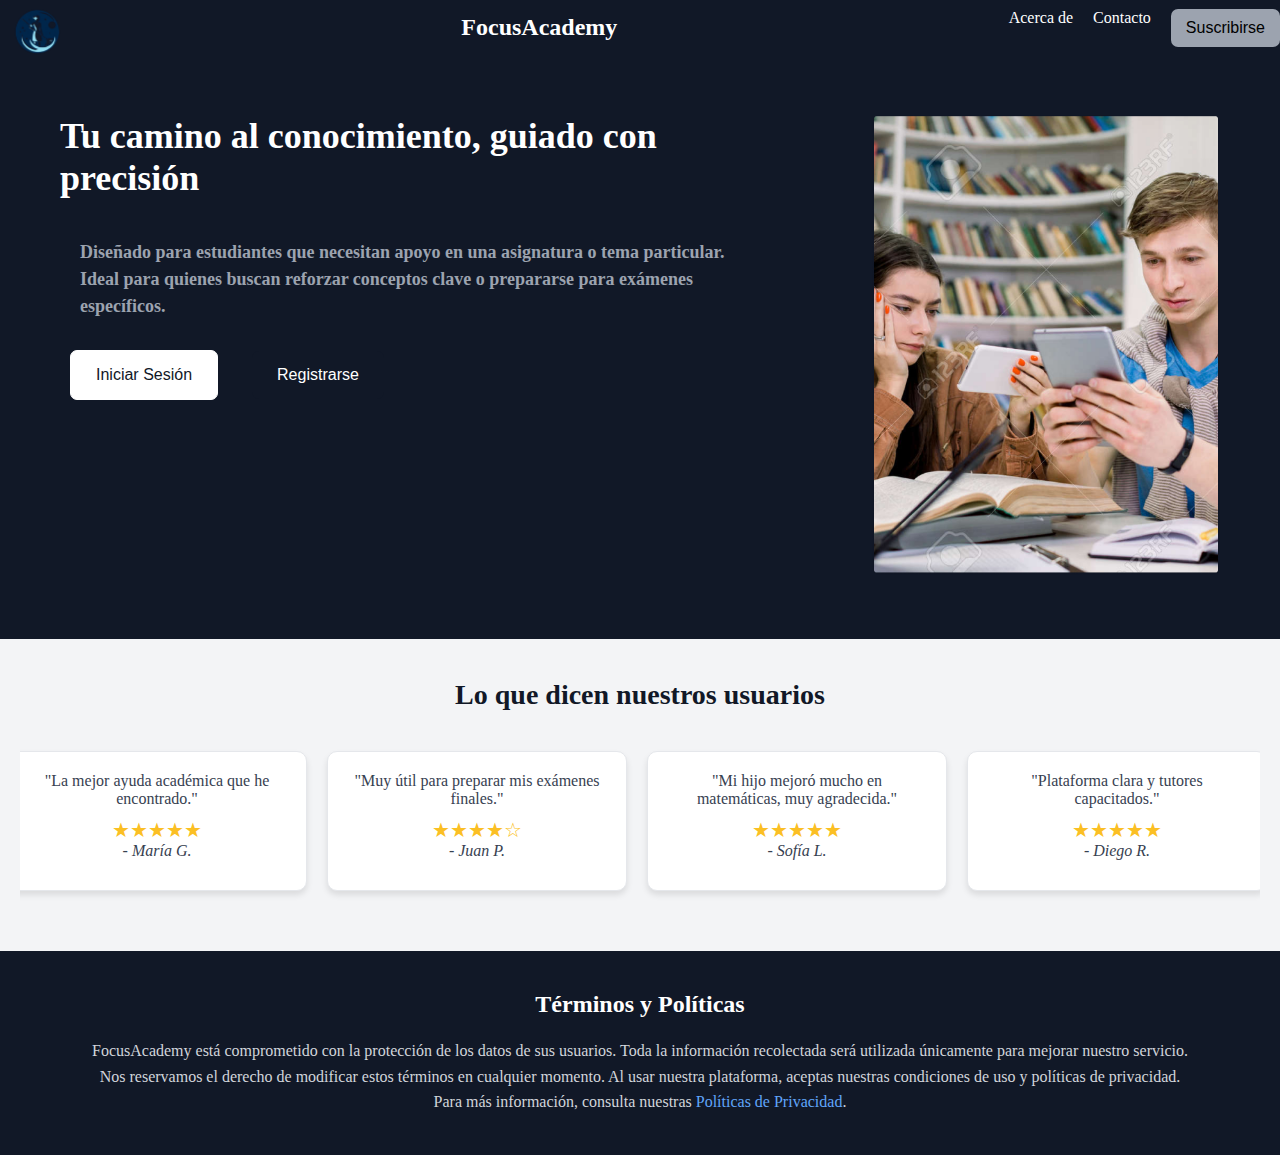
<file: index.html>
<!DOCTYPE html>
<html lang="en">
<head>
    <meta charset="UTF-8">
    <meta name="viewport" content="width=device-width, initial-scale=1.0">
    <link rel="stylesheet" href="style.css">
    <title>Inicio</title>
</head>
<body>
    <div class="encabezado">
        <header>
            <nav>
                <img class="logo" src="WhatsApp_Image_2024-08-21_at_6.02.44_PM-removebg-preview.png" alt="logo" width="70">
                <h2>FocusAcademy</h2>
                <ul>
                    <li><a class="Acerca" href="acerca de/index.html">Acerca de</a></li>
                    <li><a class="contacto" href="contactos/index.html">Contacto</a></li>
                    <li><a href="suscripcion/index.html"><button class="Suscribirse">Suscribirse</button></a></li>
                </ul>
            </nav>
        </header>
    </div>
    <div class="contenido">
        <div class="cuerpo_inicio">
            <div class="texto">
                <h1>Tu camino al conocimiento, guiado con precisión</h1>
                <h3 class="parrafo2">Diseñado para estudiantes que necesitan apoyo en una asignatura o tema particular. Ideal para quienes buscan reforzar conceptos clave o prepararse para exámenes específicos.</h3>
                <a href="iniciar sesion/index.html"><button class="botoninicio">Iniciar Sesión</button></a> 
                <a href="registrarse/index.html"><button class="botonregistro">Registrarse</button></a>
            </div>
            <div class="imagen">
                <img src="185138567-dos-amigos-estudiantes-de-niños-y-niñas-están-estudiando-en-la-biblioteca-los-jóvenes-estudiantes.png" alt="imagen" width="380">
            </div>
        </div>
    </div>

    <!-- Opiniones de usuarios -->
    <div class="opiniones">
        <h2>Lo que dicen nuestros usuarios</h2>
        <div class="carrusel">
            <div class="opinion">
                <p>"La mejor ayuda académica que he encontrado."</p>
                <div class="estrellas">★★★★★</div>
                <p class="usuario">- María G.</p>
            </div>
            <div class="opinion">
                <p>"Muy útil para preparar mis exámenes finales."</p>
                <div class="estrellas">★★★★☆</div>
                <p class="usuario">- Juan P.</p>
            </div>
            <div class="opinion">
                <p>"Mi hijo mejoró mucho en matemáticas, muy agradecida."</p>
                <div class="estrellas">★★★★★</div>
                <p class="usuario">- Sofía L.</p>
            </div>
            <div class="opinion">
                <p>"Plataforma clara y tutores capacitados."</p>
                <div class="estrellas">★★★★★</div>
                <p class="usuario">- Diego R.</p>
            </div>
            <div class="opinion">
                <p>"Servicio eficiente y fácil de usar."</p>
                <div class="estrellas">★★★★☆</div>
                <p class="usuario">- Ana M.</p>
            </div>
            <div class="opinion">
                <p>"Recomiendo esta plataforma a todos mis amigos."</p>
                <div class="estrellas">★★★★★</div>
                <p class="usuario">- Carlos T.</p>
            </div>
            <div class="opinion">
                <p>"El sistema de reservas es muy práctico."</p>
                <div class="estrellas">★★★★★</div>
                <p class="usuario">- Fernanda L.</p>
            </div>
            <div class="opinion">
                <p>"Nunca había encontrado un servicio tan completo."</p>
                <div class="estrellas">★★★★☆</div>
                <p class="usuario">- Pedro S.</p>
            </div>
            <div class="opinion">
                <p>"Los tutores son amables y muy profesionales."</p>
                <div class="estrellas">★★★★★</div>
                <p class="usuario">- Luisa D.</p>
            </div>
        </div>
    </div>

    <!-- Términos y Políticas -->
    <div class="terminos">
        <h2>Términos y Políticas</h2>
        <p>FocusAcademy está comprometido con la protección de los datos de sus usuarios. Toda la información recolectada será utilizada únicamente para mejorar nuestro servicio.</p>
        <p>Nos reservamos el derecho de modificar estos términos en cualquier momento. Al usar nuestra plataforma, aceptas nuestras condiciones de uso y políticas de privacidad.</p>
        <p>Para más información, consulta nuestras <a href="#politicas">Políticas de Privacidad</a>.</p>
    </div>

    <!-- Script -->
    <script src="script.js"></script>
</body>
</html>
</file>
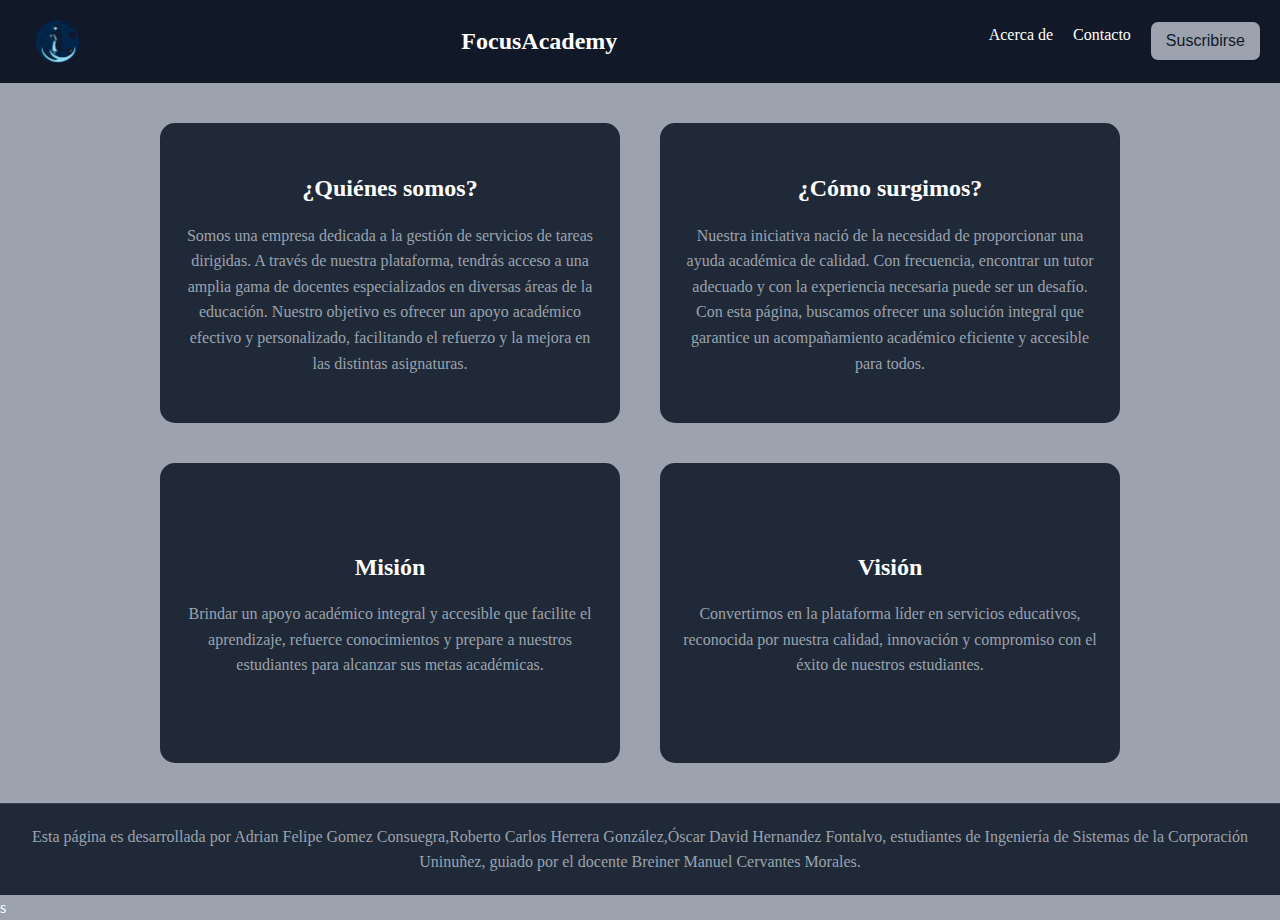
<file: acerca de/index.html>
<!DOCTYPE html>
<html lang="en">
<head>
    <meta charset="UTF-8">
    <meta name="viewport" content="width=device-width, initial-scale=1.0">
    <link rel="stylesheet" href="style.css">
    <title>Acerca de</title>
</head>
<body>
    <div class="encabezado">
        <header>
            <nav>
                <a href="../index.html">
                    <img class="logo" src="WhatsApp_Image_2024-08-21_at_6.02.44_PM-removebg-preview.png" alt="logo" width="70px">
                </a>
                <h2>FocusAcademy</h2>
                <ul>
                    <li><a class="Acerca" href="../acerca de/index.html">Acerca de</a></li>
                    <li><a class="contacto" href="../contactos/index.html">Contacto</a></li>
                    <li><a href="../suscripcion/index.html"><button class="Suscribirse">Suscribirse</button></a></li>
                </ul>
            </nav>
        </header>
    </div>
    
    <div class="cuerpo_acerca">
        <!-- ¿Quiénes somos? -->
        <div class="card">
            <h2>¿Quiénes somos?</h2>
            <p>Somos una empresa dedicada a la gestión de servicios de tareas dirigidas. A través de nuestra plataforma, tendrás acceso a una amplia gama de docentes especializados en diversas áreas de la educación. Nuestro objetivo es ofrecer un apoyo académico efectivo y personalizado, facilitando el refuerzo y la mejora en las distintas asignaturas.</p>
        </div>

        <!-- ¿Cómo surgimos? -->
        <div class="card">
            <h2>¿Cómo surgimos?</h2>
            <p>Nuestra iniciativa nació de la necesidad de proporcionar una ayuda académica de calidad. Con frecuencia, encontrar un tutor adecuado y con la experiencia necesaria puede ser un desafío. Con esta página, buscamos ofrecer una solución integral que garantice un acompañamiento académico eficiente y accesible para todos.</p>
        </div>

        <!-- Misión -->
        <div class="card">
            <h2>Misión</h2>
            <p>Brindar un apoyo académico integral y accesible que facilite el aprendizaje, refuerce conocimientos y prepare a nuestros estudiantes para alcanzar sus metas académicas.</p>
        </div>

        <!-- Visión -->
        <div class="card">
            <h2>Visión</h2>
            <p>Convertirnos en la plataforma líder en servicios educativos, reconocida por nuestra calidad, innovación y compromiso con el éxito de nuestros estudiantes.</p>
        </div>
    </div>
    
    <div class="creditos">
        <p>Esta página es desarrollada por Adrian Felipe Gomez Consuegra,Roberto Carlos Herrera González,Óscar David Hernandez Fontalvo, estudiantes de Ingeniería de Sistemas de la Corporación Uninuñez, guiado por el docente Breiner Manuel Cervantes Morales.</p>
    </div>
</body>
</html>


s
</file>
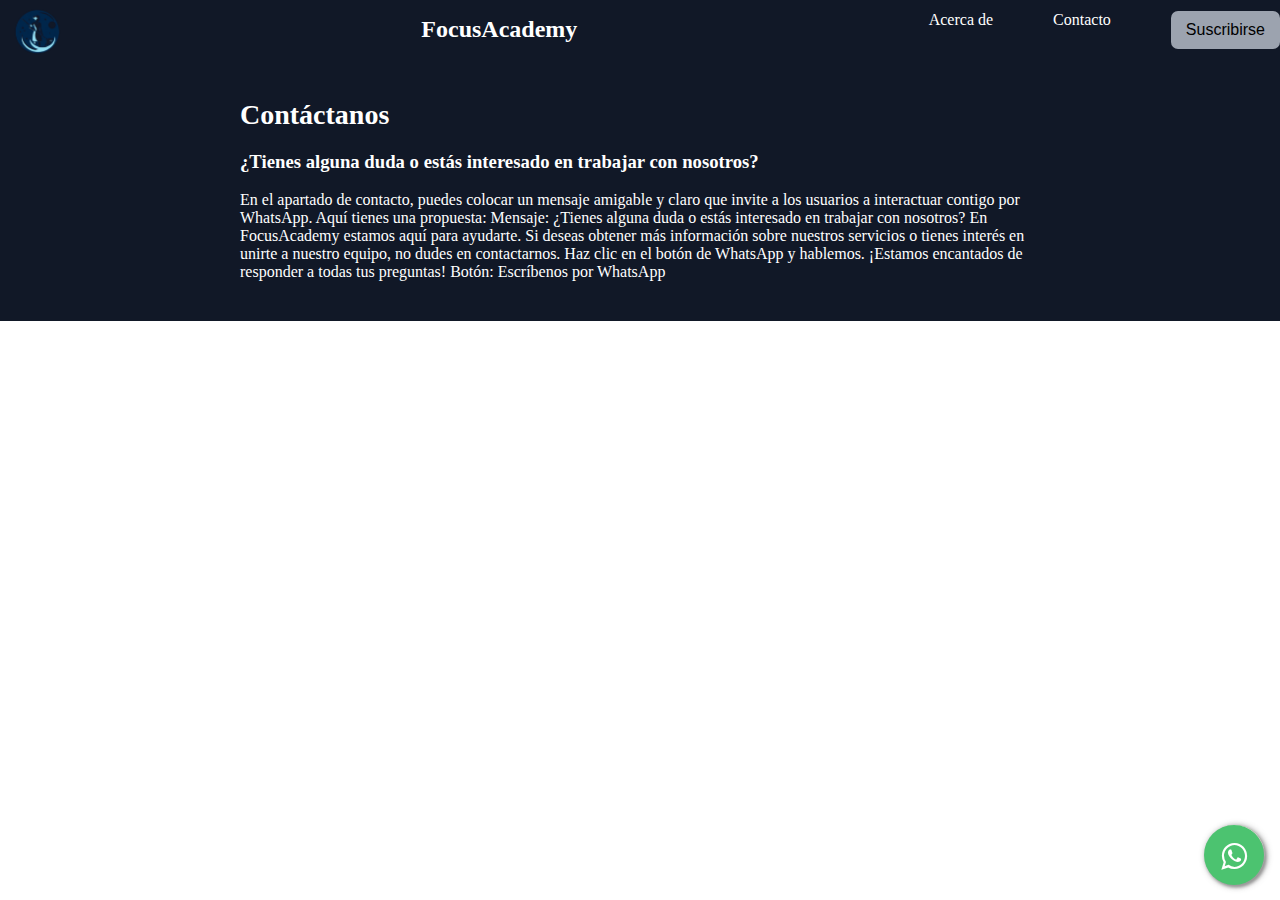
<file: contactos/index.html>
<!DOCTYPE html>
<html lang="en">
<head>
    <meta charset="UTF-8">
    <meta name="viewport" content="width=device-width, initial-scale=1.0">
    <link rel="stylesheet" href="style.css">
    <title>Contactos</title>
</head>
<body>
    <div class="encabezado">
        <header>
            <nav>
                <a href="../index.html">
                    <img class="logo" src="WhatsApp_Image_2024-08-21_at_6.02.44_PM-removebg-preview.png" alt="logo" width="70px">
                </a>
                <h2>FocusAcademy</h2>
                <ul>
                    <li><a class="Acerca" href="../index.html">Acerca de</a></li>
                    <li><a class="contacto" href="../contactos/index.html">Contacto</a></li>
                    <li><a href="../suscripcion/index.html"><button class="Suscribirse">Suscribirse</button></a></li>
                </ul>
            </nav>
        </header>
    <section class="contacto">
        <div class="contacto-contenido">
            <h2>Contáctanos</h2>
            <h3>
                ¿Tienes alguna duda o estás interesado en trabajar con nosotros?</h3>
                <br>
            <p>
                En el apartado de contacto, puedes colocar un mensaje amigable y claro que invite a los usuarios a interactuar contigo por WhatsApp. Aquí tienes una propuesta:
                
                Mensaje:
                ¿Tienes alguna duda o estás interesado en trabajar con nosotros?
                En FocusAcademy estamos aquí para ayudarte. Si deseas obtener más información sobre nuestros servicios o tienes interés en unirte a nuestro equipo, no dudes en contactarnos.
                
                Haz clic en el botón de WhatsApp y hablemos. ¡Estamos encantados de responder a todas tus preguntas!
                
                Botón: Escríbenos por WhatsApp</p>
           
        </div>
    </section>
    <link rel="stylesheet" href="whats.css">
<link rel="stylesheet" href="https://maxcdn.bootstrapcdn.com/font-awesome/4.5.0/css/font-awesome.min.css">


 <link rel="stylesheet" href="whats2.css">
<div class="nav-bottom">
           <link href="https://fonts.googleapis.com/icon?family=Material+Icons"
      rel="stylesheet">
            <div class="popup-whatsapp fadeIn">
                <div class="content-whatsapp -top"><button type="button" class="closePopup">
                      <i class="material-icons icon-font-color">close</i>
                    </button> 
                  
                   <p>  <img src="secretary.png" width="50">  Hola, ¿en que podemos ayudarle? </p>
                   
                </div>
                <div class="content-whatsapp -bottom">
                  <input class="whats-input" id="whats-in" type="text" Placeholder="Enviar mensaje..." />
                   
                   
                  
          
                    <button class="send-msPopup" id="send-btn" type="button">
                        <i class="material-icons icon-font-color--black">send</i>
                    </button>

                </div>
            </div>
            <button type="button" id="whats-openPopup" class="whatsapp-button">
                <div class="float" >
  <i class="fa fa-whatsapp my-float"></i></div>
            </button>
            <div class="circle-anime"></div>
        </div>
        <script  src="script2.js"></script>
        
        
    
</body>
</html>
</file>
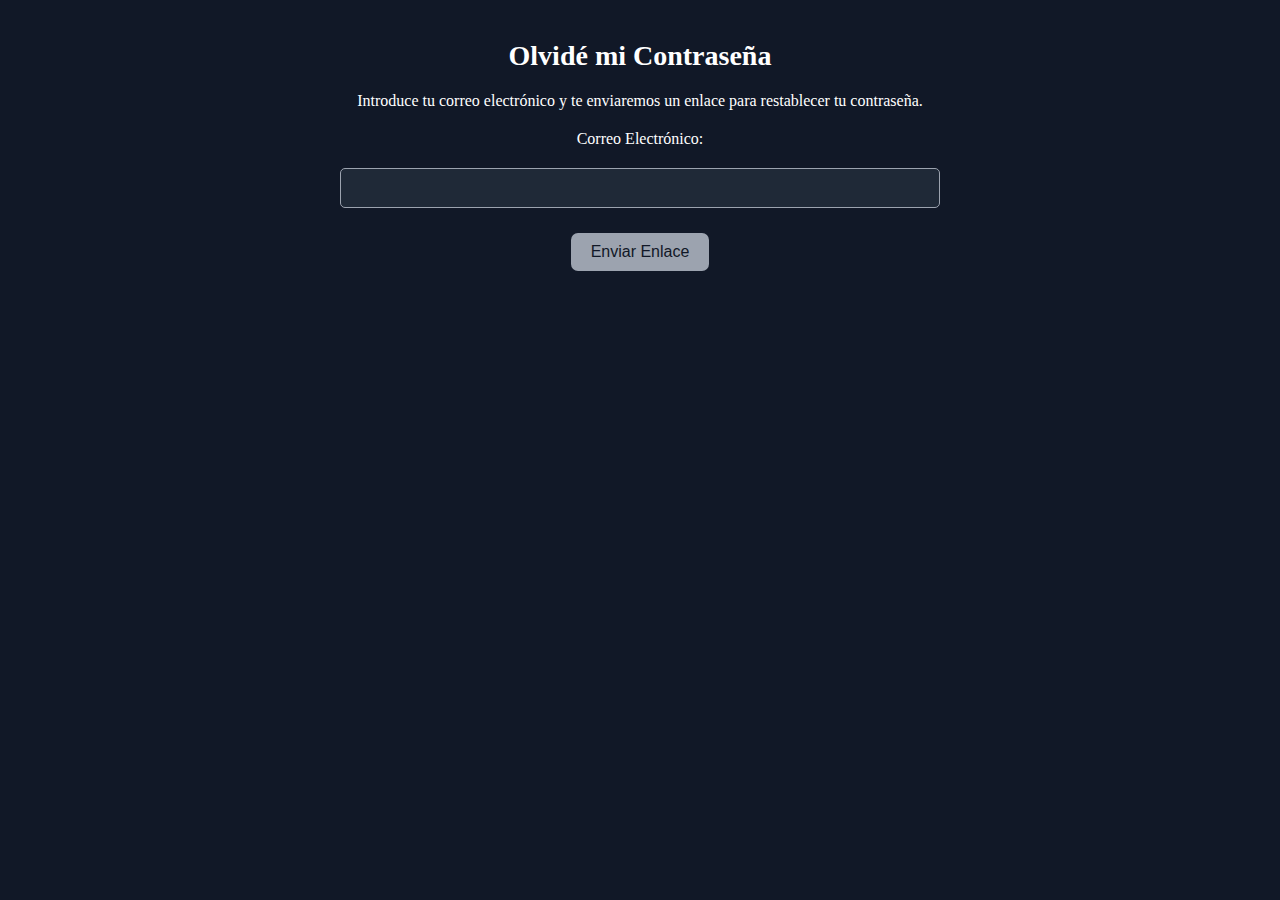
<file: olvide la contraseña/index.html>
<!DOCTYPE html>
<html lang="en">
<head>
    <meta charset="UTF-8">
    <meta name="viewport" content="width=device-width, initial-scale=1.0">
    <link rel="stylesheet" href="style.css">
    <title>Olvidé la Contraseña</title>
</head>
<body>
    <section class="olvidar-contrasena">
        <div class="olvidar-contrasena-contenido">
            <h2>Olvidé mi Contraseña</h2>
            <p>Introduce tu correo electrónico y te enviaremos un enlace para restablecer tu contraseña.</p>
            <form id="passwordForm">
                <label for="email">Correo Electrónico:</label>
                <input type="email" id="email" name="email" required>
                <button type="submit" class="btn-enviar">Enviar Enlace</button>
            </form>
            <div id="successMessage" class="success-message">
                <div class="icon">&#10004;</div>
                <p>Correo enviado. Por favor, revisa tu bandeja de entrada.</p>
            </div>
        </div>
    </section>
    <script>
        const form = document.getElementById("passwordForm");
        const successMessage = document.getElementById("successMessage");

        form.addEventListener("submit", function(event) {
            event.preventDefault(); // Evita el envío real del formulario
            successMessage.style.display = "flex"; // Muestra el mensaje
            setTimeout(() => {
                successMessage.style.opacity = "1"; // Inicia la animación
                successMessage.style.transform = "scale(1)";
            }, 100); // Retraso breve para activar la animación
        });
    </script>
</body>
</html>
</file>
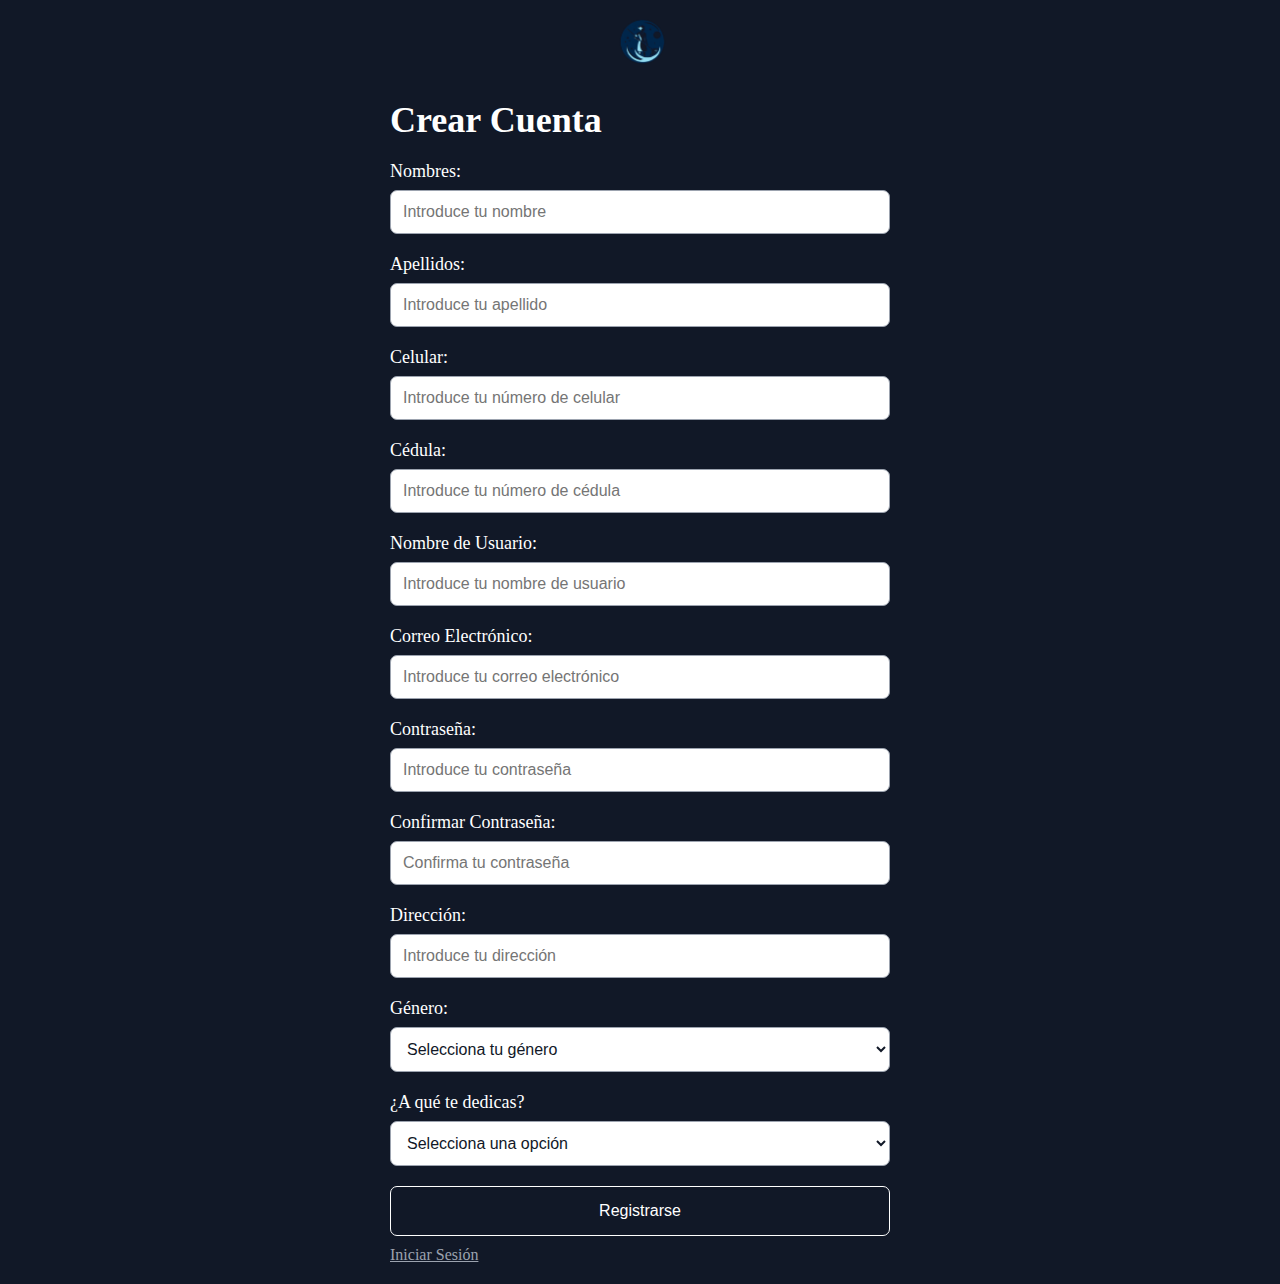
<file: registrarse/index.html>
<!DOCTYPE html>
<html lang="en">
<head>
    <meta charset="UTF-8">
    <meta name="viewport" content="width=device-width, initial-scale=1.0">
    <link rel="stylesheet" href="style.css">
    <title>Registro</title>
</head>
<body>
    <header class="encabezado">
        <a href="../index.html">
            <img class="logo" src="WhatsApp_Image_2024-08-21_at_6.02.44_PM-removebg-preview.png" alt="logo" width="70px">
        </a>
    </header>
    <div class="cuerpo_registro">
        <div class="formulario">
            <h1>Crear Cuenta</h1>
            <form id="registroForm">
                <label for="first-name">Nombres:</label>
                <input type="text" id="first-name" name="first-name" placeholder="Introduce tu nombre" required>

                <label for="last-name">Apellidos:</label>
                <input type="text" id="last-name" name="last-name" placeholder="Introduce tu apellido" required>

                <label for="phone">Celular:</label>
                <input type="tel" id="phone" name="phone" placeholder="Introduce tu número de celular" required>

                <label for="id-number">Cédula:</label>
                <input type="text" id="id-number" name="id-number" placeholder="Introduce tu número de cédula" required>

                <label for="username">Nombre de Usuario:</label>
                <input type="text" id="username" name="username" placeholder="Introduce tu nombre de usuario" required>

                <label for="email">Correo Electrónico:</label>
                <input type="email" id="email" name="email" placeholder="Introduce tu correo electrónico" required>

                <label for="password">Contraseña:</label>
                <input type="password" id="password" name="password" placeholder="Introduce tu contraseña" required>

                <label for="confirm-password">Confirmar Contraseña:</label>
                <input type="password" id="confirm-password" name="confirm-password" placeholder="Confirma tu contraseña" required>

                <label for="direccion">Dirección:</label>
                <input type="text" id="direccion" name="direccion" placeholder="Introduce tu dirección" required>

                <label for="gender">Género:</label>
                <select id="gender" name="gender" required>
                    <option value="" disabled selected>Selecciona tu género</option>
                    <option value="male">Masculino</option>
                    <option value="female">Femenino</option>
                    <option value="other">Otro</option>
                </select>

                <label for="occupation">¿A qué te dedicas?</label>
                <select id="occupation" name="occupation" required>
                    <option value="" disabled selected>Selecciona una opción</option>
                    <option value="preschool">Estudiante Preescolar</option>
                    <option value="basic">Estudiante Básica</option>
                    <option value="highschool">Estudiante Bachillerato</option>
                    <option value="university">Estudiante Universitario</option>
                    <option value="teacher">Docente</option>
                    <option value="other">Otro</option>
                </select>

                <button type="submit" class="botonregistro">Registrarse</button>
                <a href="../iniciar sesion/index.html" class="iniciar-sesion">Iniciar Sesión</a>
            </form>
        </div>

        <div id="successMessage" class="mensaje-exito">
            <div class="icon">&#10004;</div>
            <p>Registro completado. Ahora puedes iniciar sesión.</p>
        </div>
    </div>

    <script>
        const form = document.getElementById("registroForm");
        const successMessage = document.getElementById("successMessage");

        form.addEventListener("submit", function (event) {
            event.preventDefault(); // Evita el envío real del formulario

            // Muestra el mensaje de éxito
            successMessage.style.display = "flex";
            setTimeout(() => {
                successMessage.style.opacity = "1";
                successMessage.style.transform = "scale(1)";
            }, 100);
        });
    </script>
</body>
</html>
</file>
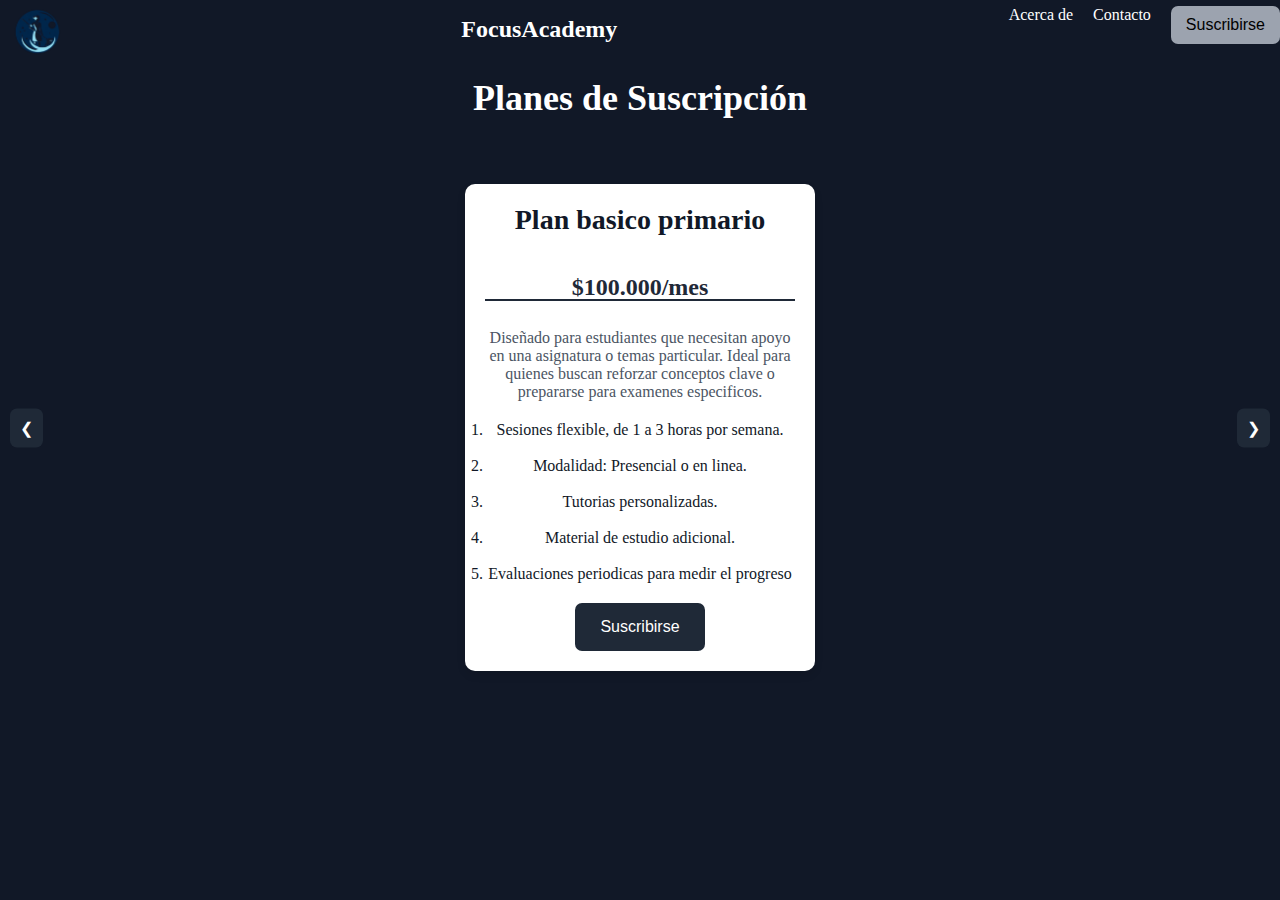
<file: suscripcion/index.html>
<!DOCTYPE html>
<html lang="en">
<head>
    <meta charset="UTF-8">
    <meta name="viewport" content="width=device-width, initial-scale=1.0">
    <link rel="stylesheet" href="style.css">
    <title>Suscripción</title>
</head>
<body>
    <div class="encabezado">
        <header>
            <nav>
                <a href="../index.html">
                    <img class="logo" src="WhatsApp_Image_2024-08-21_at_6.02.44_PM-removebg-preview.png" alt="logo" width="70px">
                </a>
                
                <h2>FocusAcademy</h2>
                <ul>
                    <li><a class="Acerca" href="../acerca de/index.html">Acerca de</a></li>
                    <li><a class="contacto" href="../contactos/index.html">Contacto</a></li>
                    <li><a href="../suscripcion/index.html"><button class="Suscribirse">Suscribirse</button></a></li>
                </ul>
            </nav>
            <br>
        </header>
    </div>
    <div class="cuerpo_suscripcion">
        <h1>Planes de Suscripción</h1>
        <div class="carousel">
            <div class="carousel-inner">
                <div class="carousel-item active">
                    <div class="plan-card">
                        <h2>Plan basico primario</h2>
                        <br>
                        <p class="valor">$100.000/mes</p>
                        <br>
                        <p class="especificaciones">Diseñado para estudiantes que necesitan apoyo en una asignatura o temas particular. Ideal para quienes buscan reforzar conceptos clave o prepararse para examenes especificos.</p>
                        <ol class="ventajas">
                            <li>Sesiones flexible, de 1 a 3 horas por semana.</li>
                            <br>
                            <li>Modalidad: Presencial o en linea.</li>
                            <br>
                            <li>Tutorias personalizadas.</li>
                            <br>
                            <li>Material de estudio adicional.</li>
                            <br>
                            <li>Evaluaciones periodicas para medir el progreso </li>
                            <br>
                        </ol>
                        <a href="../../metodos de pago/index.html"><button class="boton-suscribir">Suscribirse</button></a>
                    </div>
                </div>
                <div class="carousel-item">
                    <div class="plan-card">
                        <h2>Plan basico secundaria</h2>
                        <br>
                        <p class="valor">$200.000/mes</p>
                        <br>
                        <p class="especificaciones">Diseñado para estudiantes que necesitan apoyo en una asignatura o temas particular. Ideal para quienes buscan reforzar conceptos clave o prepararse para examenes especificos.</p>

                        <ol class="ventajas">
                            <li>Sesiones flexible, de 1 a 3 horas por semana.</li>
                            <br>
                            <li>Modalidad: Presencial o en linea.</li>
                            <br>
                            <li>Tutorias personalizadas.</li>
                            <br>
                            <li>Material de estudio adicional.</li>
                            <br>
                            <li>Evaluaciones periodicas para medir el progreso </li>
                            <br>
                        </ol>
                        <a href="../../metodos de pago/index.html"><button class="boton-suscribir">Suscribirse</button></a>
                    </div>
                </div>
                <div class="carousel-item">
                    <div class="plan-card">
                        <h2>Plan basico Universitario</h2>
                        <br>
                        <p class="valor">$150.000/mes</p>
                        <br>
                        <p class="especificaciones">Diseñado para estudiantes que necesitan apoyo en una asignatura o temas particular. Ideal para quienes buscan reforzar conceptos clave o prepararse para examenes especificos.</p>

                        <ol class="ventajas">
                            <li>Sesiones flexible, de 1 a 3 horas por semana.</li>
                            <br>
                            <li>Modalidad: Presencial o en linea.</li>
                            <br>
                            <li>Tutorias personalizadas.</li>
                            <br>
                            <li>Material de estudio adicional.</li>
                            <br>
                            <li>Evaluaciones periodicas para medir el progreso </li>
                            <br>
                        </ol>
                        <a href="../../metodos de pago/index.html"><button class="boton-suscribir">Suscribirse</button></a>
                    </div>
                </div>
                <div class="carousel-item">
                    <div class="plan-card">
                        <h2>Plan Intesivo Universitario</h2>
                        <br>
                        <p class="valor">$250.000/mes</p>
                        <br>
                        <p class="especificaciones">Enfocado en estudiantes que necesitan una preparacion rapida y eficaz antes de examenes o presentaciones importantes.Perfecto para situaciones de ultima hora o reapso profundo.</p>

                        <ol class="ventajas">
                            <li>Sesiones diarias de 2 a 4 horas .</li>
                            <br>
                            <li>Modalidad: Presencial o en linea.</li>
                            <br>
                            <li>Tutorias personalizadas.</li>
                            <br>
                            <li>Plan de estudio Intesivo.</li>
                            <br>
                            <li>Reponder dudas freceuntes al telefono.</li>
                            <br>
                        </ol>
                        <a href="../../metodos de pago/index.html"><button class="boton-suscribir">Suscribirse</button></a>
                    </div>
                </div>
                <div class="carousel-item">
                    <div class="plan-card">
                        <h2>Plan Intesivo Escolar Secundaria</h2>
                        <br>
                        <p class="valor">$180.000/mes</p>
                        <br>
                        <p class="especificaciones">Enfocado en estudiantes que necesitan una preparacion rapida y eficaz antes de examenes o presentaciones importantes.Perfecto para situaciones de ultima hora o reapso profundo.</p>

                        <ol class="ventajas">
                            <li>Sesiones diarias de 2 a 4 horas .</li>
                            <br>
                            <li>Modalidad: Presencial o en linea.</li>
                            <br>
                            <li>Tutorias personalizadas.</li>
                            <br>
                            <li>Plan de estudio Intesivo.</li>
                            <br>
                            <li>Reponder dudas freceuntes al telefono.</li>
                            <br>
                        </ol>
                        <a href="../../metodos de pago/index.html"><button class="boton-suscribir">Suscribirse</button></a>
                    </div>
                </div>
                <div class="carousel-item">
                    <div class="plan-card">
                        <h2>Plan Intesivo Escolar Primaria</h2>
                        <br>
                        <p class="valor">$180.000/mes</p>
                        <br>
                        <p class="especificaciones">Enfocado en estudiantes que necesitan una preparacion rapida y eficaz antes de examenes o presentaciones importantes.Perfecto para situaciones de ultima hora o reapso profundo.</p>

                        <ol class="ventajas">
                            <li>Sesiones diarias de 2 a 4 horas .</li>
                            <br>
                            <li>Modalidad: Presencial o en linea.</li>
                            <br>
                            <li>Tutorias personalizadas.</li>
                            <br>
                            <li>Plan de estudio Intesivo.</li>
                            <br>
                            <li>Reponder dudas freceuntes al telefono.</li>
                            <br>
                        </ol>
                        <a href="../../metodos de pago/index.html"><button class="boton-suscribir">Suscribirse</button></a>
                    </div>
                </div>

                <div class="carousel-item">
                    <div class="plan-card">
                        <h2>Plan de asignatura especifica</h2>
                        <br>
                        <p class="valor">$300.000/mes</p>
                        <br>
                        <p class="especificaciones">Orientado a estudiantes que requieren apoyo constante en una materia a lo largo del semestre, corte o periodo deseado. Asegura un seguimiento continuo y mejora sostenible.</p>

                        <ol class="ventajas">
                            <li>Sesiones semanlaes  de 2 a 5 horas.</li>
                            <br>
                            <li>Modalidad: Presencial o en linea.</li>
                            <br>
                            <li>Asesoramiento continuo en tareas y proyectos.</li>
                            <br>
                            <li>Clases personalizadas en cada materia.</li>
                            <br>
                            <li>Evaluaciones mensuales para hacer ajustes al plan .</li>
                            <br>
                        </ol>
                        <a href="../../metodos de pago/index.html"><button class="boton-suscribir">Suscribirse</button></a>
                    </div>
                </div>
            </div>
            <button class="carousel-control prev">❮</button>
            <button class="carousel-control next">❯</button>
        </div>
    </div>
    <script src="script.js"></script>
</body>
</html>
</file>
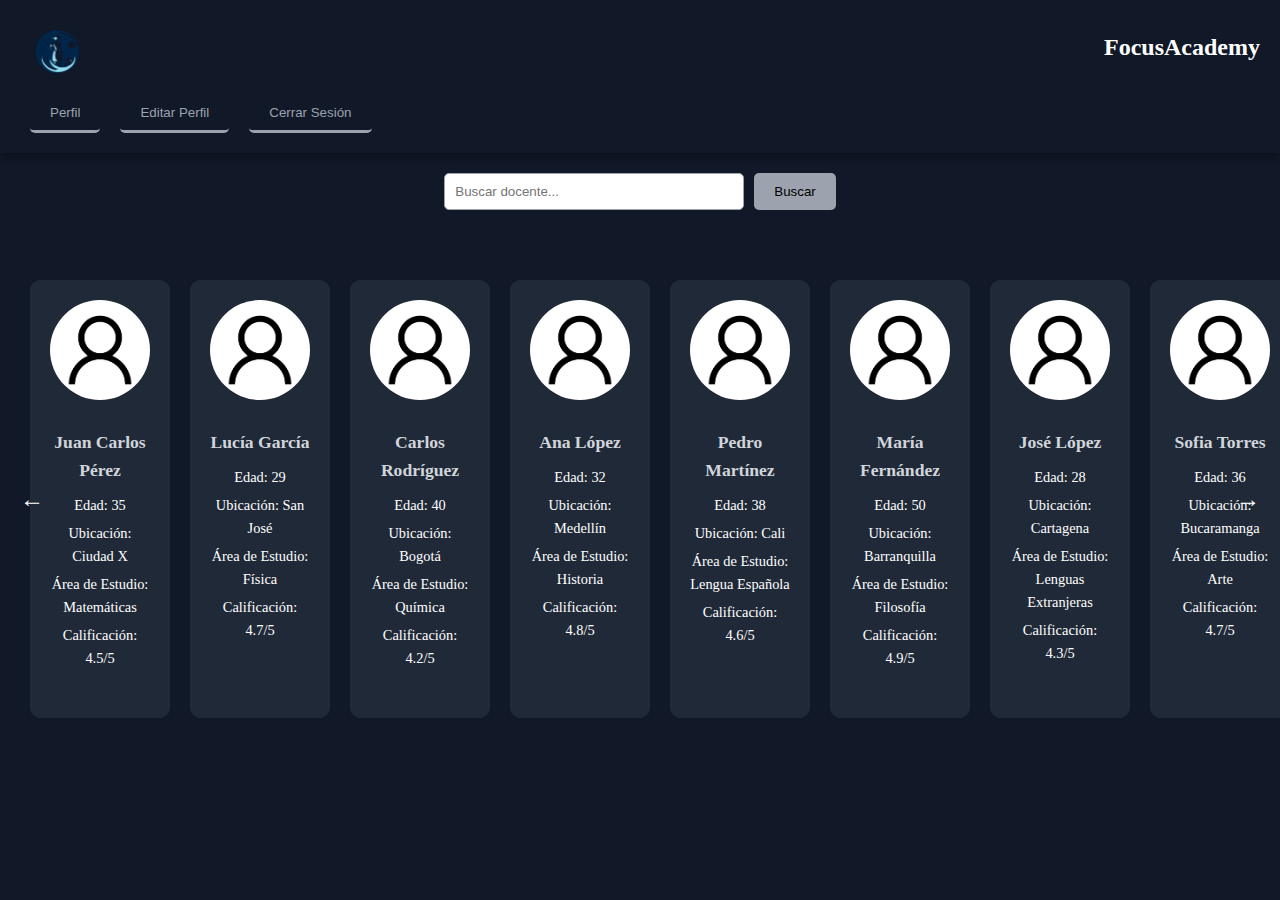
<file: parcial_diseñoSfoware/intefax/index.html>
<!DOCTYPE html>
<html lang="en">
<head>
    <meta charset="UTF-8">
    <meta name="viewport" content="width=device-width, initial-scale=1.0">
    <link rel="stylesheet" href="style.css">
    <title>Inicio - Profesores Disponibles</title>
</head>
<body>
    <div class="encabezado">
        <header>
            <nav>
                <img class="logo" src="WhatsApp_Image_2024-08-21_at_6.02.44_PM-removebg-preview.png" alt="logo" width="70">
                <h2>FocusAcademy</h2>
            </nav>
            <div class="user-options">
                <a href="perfil/index.html"><button class="perfil">Perfil</button></a>
                <a href="editar perfil/index.html"><button class="editar-perfil">Editar Perfil</button></a>
                <a href="cerrar/index.html"><button class="cerrar-sesion">Cerrar Sesión</button></a>
            </div>
        </header>
    </div>

    <div class="buscador">
        <input type="text" placeholder="Buscar docente..." id="search-bar">
        <button class="search-button">Buscar</button>
    </div>

    <!-- Carrusel de tutores -->
    <div class="tutores-carousel">
        <div class="carousel-container">
            <!-- Agregar los 10 tutores con nombres -->
            <div class="tutor-card">
                <img src="rostro.png" alt="Foto Tutor">
                <h3>Juan Carlos Pérez</h3>
                <p>Edad: 35</p>
                <p>Ubicación: Ciudad X</p>
                <p>Área de Estudio: Matemáticas</p>
                <p>Calificación: 4.5/5</p>
            </div>
            <div class="tutor-card">
                <img src="rostro.png" alt="Foto Tutor">
                <h3>Lucía García</h3>
                <p>Edad: 29</p>
                <p>Ubicación: San José</p>
                <p>Área de Estudio: Física</p>
                <p>Calificación: 4.7/5</p>
            </div>
            <div class="tutor-card">
                <img src="rostro.png" alt="Foto Tutor">
                <h3>Carlos Rodríguez</h3>
                <p>Edad: 40</p>
                <p>Ubicación: Bogotá</p>
                <p>Área de Estudio: Química</p>
                <p>Calificación: 4.2/5</p>
            </div>
            <div class="tutor-card">
                <img src="rostro.png" alt="Foto Tutor">
                <h3>Ana López</h3>
                <p>Edad: 32</p>
                <p>Ubicación: Medellín</p>
                <p>Área de Estudio: Historia</p>
                <p>Calificación: 4.8/5</p>
            </div>
            <div class="tutor-card">
                <img src="rostro.png" alt="Foto Tutor">
                <h3>Pedro Martínez</h3>
                <p>Edad: 38</p>
                <p>Ubicación: Cali</p>
                <p>Área de Estudio: Lengua Española</p>
                <p>Calificación: 4.6/5</p>
            </div>
            <div class="tutor-card">
                <img src="rostro.png" alt="Foto Tutor">
                <h3>María Fernández</h3>
                <p>Edad: 50</p>
                <p>Ubicación: Barranquilla</p>
                <p>Área de Estudio: Filosofía</p>
                <p>Calificación: 4.9/5</p>
            </div>
            <div class="tutor-card">
                <img src="rostro.png" alt="Foto Tutor">
                <h3>José López</h3>
                <p>Edad: 28</p>
                <p>Ubicación: Cartagena</p>
                <p>Área de Estudio: Lenguas Extranjeras</p>
                <p>Calificación: 4.3/5</p>
            </div>
            <div class="tutor-card">
                <img src="rostro.png" alt="Foto Tutor">
                <h3>Sofia Torres</h3>
                <p>Edad: 36</p>
                <p>Ubicación: Bucaramanga</p>
                <p>Área de Estudio: Arte</p>
                <p>Calificación: 4.7/5</p>
            </div>
            <div class="tutor-card">
                <img src="rostro.png" alt="Foto Tutor">
                <h3>David Rodríguez</h3>
                <p>Edad: 33</p>
                <p>Ubicación: Pereira</p>
                <p>Área de Estudio: Música</p>
                <p>Calificación: 4.4/5</p>
            </div>
            <div class="tutor-card">
                <img src="rostro.png" alt="Foto Tutor">
                <h3>Julia Martínez</h3>
                <p>Edad: 41</p>
                <p>Ubicación: Armenia</p>
                <p>Área de Estudio: Ciencias Sociales</p>
                <p>Calificación: 4.8/5</p>
            </div>
        </div>
        <!-- Botones de navegación -->
        <button class="prev-btn">←</button>
        <button class="next-btn">→</button>
    </div>

    <script src="script.js"></script>
</body>
</html>
</file>
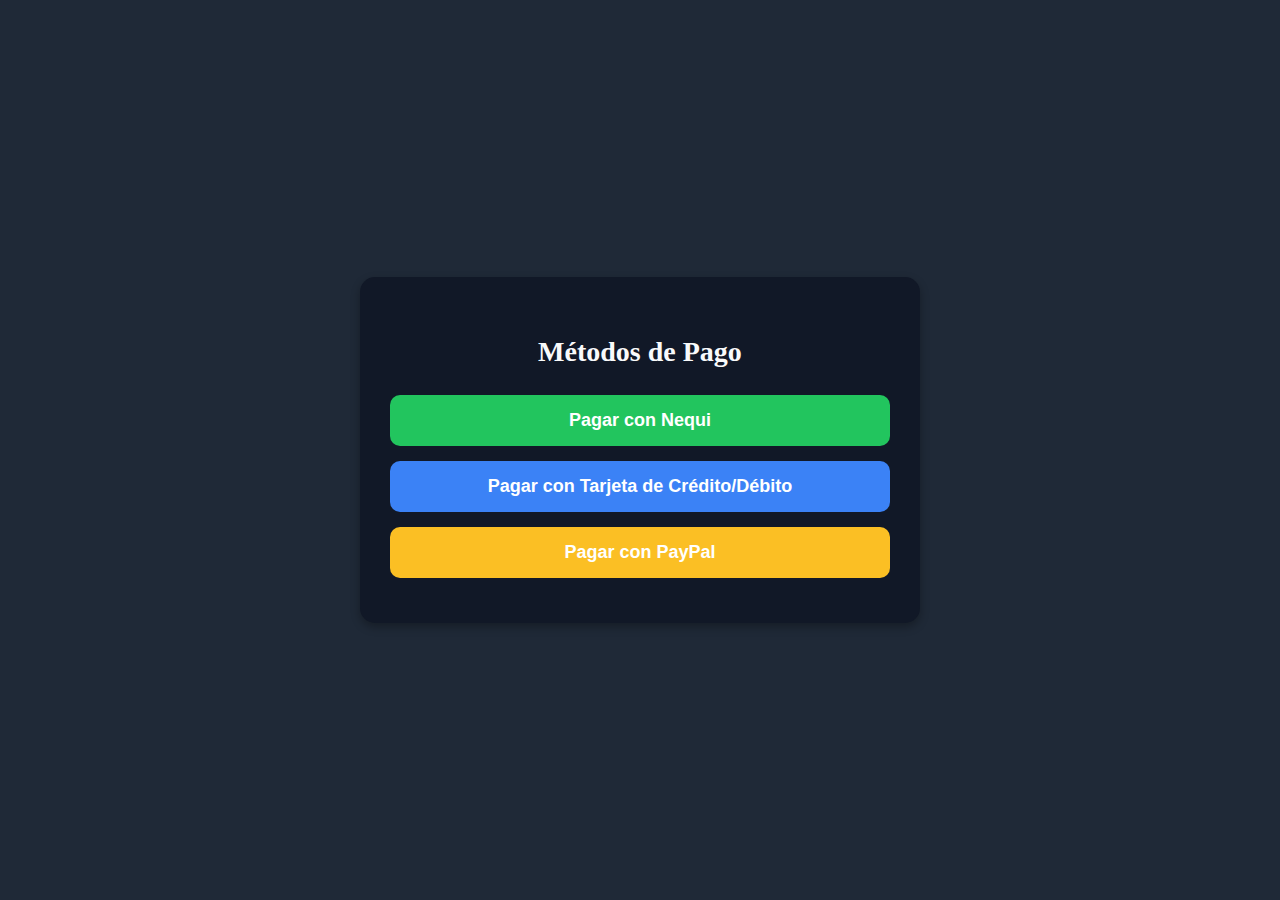
<file: parcial_diseñoSfoware/metodos de pago/index.html>
<!DOCTYPE html>
<html lang="en">
<head>
    <meta charset="UTF-8">
    <meta name="viewport" content="width=device-width, initial-scale=1.0">
    <title>Métodos de Pago</title>
    <link rel="stylesheet" href="style.css">
</head>
<body>
    <div class="metodos-pago-caja">
        <h2>Métodos de Pago</h2>
        <ul class="metodos-lista">
            <li>
                <button class="boton-pago nequi">Pagar con Nequi</button>
            </li>
            <li>
                <button class="boton-pago tarjeta">Pagar con Tarjeta de Crédito/Débito</button>
            </li>
            <li>
                <button class="boton-pago paypal">Pagar con PayPal</button>
            </li>
        </ul>
    </div>

    <!-- Modal para mostrar la imagen -->
    <div class="modal" id="modalNequi">
        <div class="modal-content">
            <span class="close">&times;</span>
            <img src="Image-1.jpg" alt="Pagar con Nequi" class="imagen-nequi">
        </div>
    </div>

    <script src="script.js"></script>
</body>
</html>
</file>
<file: style.css>
* {
    margin: 0;
    padding: 0;
    box-sizing: border-box;
}

.encabezado {
    background-color: #111827;
    color: #FFFFFF;
    font-family: 'Georgia', serif;
    font-size: 16px;
}

.Acerca, .contacto {
    color: #FFFFFF;
    text-decoration: none;
}

ul {
    list-style-type: none;
    display: flex;
    gap: 20px;
}

nav {
    display: flex;
    align-items: center;
    justify-content: space-between;
}

.logo {
    max-width: 70px;
}

.Suscribirse {
    background-color: #9CA3AF;
    padding: 10px 15px;
    border: transparent;
    border-radius: 7px;
    font-size: 16px;
}

.cuerpo_inicio {
    font-family: 'Georgia', serif;
    background-color: #111827;
    color: #FFFFFF;
    padding: 60px;
    display: flex;
    justify-content: space-between;
    flex-wrap: wrap;
}

.texto {
    max-width: 60%;
}

h1 {
    font-size: 36px;
    margin-bottom: 20px;
}

.parrafo2 {
    padding: 20px;
    color: #9CA3AF;
    font-size: 18px;
    line-height: 1.5;
}

.botoninicio, .botonregistro {
    padding: 15px 25px;
    border-radius: 7px;
    border: 1px solid #FFFFFF;
    margin: 10px;
    cursor: pointer;
    font-size: 16px;
}

.botoninicio {
    background-color: #FFFFFF;
    color: #111827;
}

.botonregistro {
    background-color: #111827;
    color: #FFFFFF;
    margin-left: 20px;
    border: none;
}

.imagen {
    text-align: right;
    max-width: 30%;
}

.imagen img {
    width: 100%;
    height: auto;
}

@media (max-width: 768px) {
    .cuerpo_inicio {
        flex-direction: column;
        align-items: center;
    }

    .texto, .imagen {
        max-width: 100%;
        text-align: center;
    }

    .imagen {
        margin-top: 20px;
    }

    .botonregistro {
        margin-left: 0;
    }
}


.botoninicio {
    background-color: #FFFFFF;
    color: #111827;
}

.botonregistro {
    background-color: #111827;
    color: #FFFFFF;
    margin-left: 20px;
    border: none;
}

.imagen {
    text-align: right;
    max-width: 30%;
}

.imagen img {
    width: 100%;
    height: auto;
}

/* Responsive Design */
@media (max-width: 768px) {
    .cuerpo_inicio {
        flex-direction: column;
        align-items: center;
    }

    .texto, .imagen {
        max-width: 100%;
        text-align: center;
    }

    .imagen {
        margin-top: 20px;
    }

    .botonregistro {
        margin-left: 0;
    }
}
/* Opiniones */
.opiniones {
    background-color: #F3F4F6;
    padding: 40px 20px;
    text-align: center;
    font-family: 'Georgia', serif;
}

.opiniones h2 {
    font-size: 28px;
    margin-bottom: 20px;
    color: #111827;
}

.carrusel {
    display: flex;
    gap: 20px;
    overflow: hidden;
    padding: 20px 0;
    position: relative;
}

.carrusel::-webkit-scrollbar {
    display: none; /* Ocultar barra de desplazamiento en Chrome/Safari */
}

.opinion {
    min-width: 300px;
    background-color: #FFFFFF;
    padding: 20px;
    border: 1px solid #E5E7EB;
    border-radius: 10px;
    box-shadow: 0 4px 6px rgba(0, 0, 0, 0.1);
    text-align: center;
}

.opinion p {
    margin-bottom: 10px;
    font-size: 16px;
    color: #374151;
}

.estrellas {
    color: #FBBF24; /* Color de las estrellas */
    font-size: 20px;
}

.usuario {
    font-style: italic;
    color: #6B7280;
    font-size: 14px;
}

/* Términos y Políticas */
.terminos {
    background-color: #111827;
    color: #FFFFFF;
    padding: 40px 20px;
    font-family: 'Georgia', serif;
    text-align: center;
}

.terminos h2 {
    font-size: 24px;
    margin-bottom: 20px;
}

.terminos p {
    font-size: 16px;
    line-height: 1.6;
    color: #D1D5DB;
}

.terminos a {
    color: #60A5FA;
    text-decoration: none;
}
</file>
<file: acerca de/style.css>
/* General */
* {
    margin: 0;
    padding: 0;
    box-sizing: border-box;
}

body {
    font-family: 'Georgia', serif;
    background-color: #9CA3AF;
    color: #FFFFFF;
    line-height: 1.6;
}

/* Encabezado */
.encabezado {
    background-color: #111827;
    color: #FFFFFF;
    font-size: 16px;
}

nav {
    display: flex;
    align-items: center;
    justify-content: space-between;
    padding: 10px 20px;
}

ul {
    list-style: none;
    display: flex;
    gap: 20px;
}

.Acerca, .contacto {
    color: #FFFFFF;
    text-decoration: none;
}

.logo {
    max-width: 70px;
}

.Suscribirse {
    background-color: #9CA3AF;
    color: #111827;
    padding: 10px 15px;
    border: transparent;
    border-radius: 7px;
    font-size: 16px;
    cursor: pointer;
}

/* Cuerpo de Acerca de */
.cuerpo_acerca {
    padding: 40px 20px;
    max-width: 1000px;
    margin: 0 auto;
    display: grid;
    grid-template-columns: repeat(auto-fit, minmax(300px, 1fr));
    gap: 40px; /* Espaciado entre tarjetas */
}

/* Tarjetas */
.card {
    background-color: #1F2937;
    padding: 20px;
    border-radius: 15px; /* Bordes redondeados */
    box-shadow: 0 4px 30px rgba(0, 0, 0, 0); /* Sombra para dar efecto de elevación */
    text-align: center;
    height: 300px; /* Altura fija para apariencia cuadrada */
    display: flex;
    flex-direction: column;
    justify-content: center; /* Centra el contenido verticalmente */
    align-items: center; /* Centra el contenido horizontalmente */
    transition: transform 0.3s, box-shadow 0.3s;
}

.card:hover {
    transform: scale(1.05); /* Efecto de agrandamiento al pasar el cursor */
    box-shadow: 0 8px 20px rgba(0, 0, 0, 0.6);
}

.card h2 {
    font-size: 24px;
    margin-bottom: 15px;
    color: #FFFFFF;
}

.card p {
    font-size: 16px;
    color: #9CA3AF;
}

/* Créditos */
.creditos {
    padding: 20px;
    background-color: #1F2937;
    text-align: center;
    border-top: 1px solid #374151;
}

.creditos p {
    font-size: 16px;
    color: #9CA3AF;
}

/* Responsive */
@media (max-width: 768px) {
    h2 {
        font-size: 20px;
    }

    p {
        font-size: 14px;
    }

    .card {
        height: auto; /* En pantallas pequeñas, permite que las tarjetas se expandan según el contenido */
    }
}
</file>
<file: contactos/style.css>
* {
    margin: 0;
    padding: 0;
    box-sizing: border-box;
    
}

.contacto {
    background-color: #111827;
    color: #FFFFFF;
    padding: 40px;
    font-family: 'Georgia', serif;
}

.contacto-contenido {
    max-width: 800px;
    margin: 0 auto;
}

.contacto h2 {
    font-size: 28px;
    margin-bottom: 20px;
}

form {
    display: flex;
    flex-direction: column;
    gap: 15px;
}

label {
    font-size: 16px;
    margin-bottom: 5px;
}

input, textarea {
    padding: 10px;
    border-radius: 5px;
    border: 1px solid #9CA3AF;
    background-color: #1F2937;
    color: #FFFFFF;
    font-size: 16px;
}

textarea {
    resize: vertical;
}

.btn-enviar {
    background-color: #9CA3AF;
    color: #111827;
    padding: 10px 20px;
    border: none;
    border-radius: 7px;
    font-size: 16px;
    cursor: pointer;
    margin-top: 10px;
}

.btn-enviar:hover {
    background-color: #6B7280;
}

.encabezado {
    background-color: #111827;
    color: #FFFFFF;
    font-family: 'Georgia', serif;
    font-size: 16px;
}

.Acerca, .contacto {
    color: #FFFFFF;
    text-decoration: none;
}

ul {
    list-style-type: none;
    display: flex;
    gap: 20px;
}

nav {
    display: flex;
    align-items: center;
    justify-content: space-between;
}

.logo {
    max-width: 70px;
}

.Suscribirse {
    background-color: #9CA3AF;
    padding: 10px 15px;
    border: transparent;
    border-radius: 7px;
    font-size: 16px;
}
head{
    background-color: #111827;
    
}
</file>
<file: contactos/whats.css>
.float{
	position:fixed;
	width:60px;
	height:60px;
	bottom: 15px;
    right: 16px;
	background-color:#4cc370;
	color:#FFF;
	border-radius:50px;
	text-align:center;
  font-size:30px;
	box-shadow: 2px 2px 3px #999;
  z-index:100;
}
.float:hover {
	text-decoration: none;
	color: #fff;
  background-color:#3d9e5a;
}

.my-float{
	margin-top:16px;
}
</file>
<file: contactos/whats2.css>
@import url("https://fonts.googleapis.com/css?family=Roboto");
/* offset-x > | offset-y ^| blur-radius | spread-radius | color */
@keyframes pulse {
  0% {
    transform: scale(1, 1);
  }
  50% {
    opacity: 0.3;
  }
  100% {
    transform: scale(1.45);
    opacity: 0;
  }
}
.pulse {
  -webkit-animation-name: pulse;
  animation-name: pulse;
}

.nav-bottom {
  display: flex;
  flex-direction: row;
  justify-content: flex-end;
  align-content: flex-end;
  width: auto;
  height: auto;
  position: fixed;
  z-index: 8;
  bottom: 0px;
  right: 0px;
  padding: 5px;
  margin: 0px;
}
@media (max-width: 360px) {
  .nav-bottom {
    width: 320px;
  }
}

.whatsapp-button {
  display: flex;
  justify-content: center;
  align-content: center;
  width: 60px;
  height: 60px;
  z-index: 8;
  transition: .3s;
  margin: 10px;
  padding: 7px;
  border: none;
  outline: none;
  cursor: pointer;
  border-radius: 50%;
  background-color: white;
  /* offset-x > | offset-y ^| blur-radius | spread-radius | color */
  -webkit-box-shadow: 1px 1px 6px 0px rgba(68, 68, 68, 0.705);
  -moz-box-shadow: 1px 1px 6px 0px rgba(68, 68, 68, 0.705);
  box-shadow: 1px 1px 6px 0px rgba(68, 68, 68, 0.705);
}

.circle-anime {
  display: flex;
  position: absolute;
  justify-content: center;
  align-content: center;
  width: 60px;
  height: 60px;
  top: 15px;
  right: 15px;
  border-radius: 50%;
  transition: .3s;
  background-color: #77bb4a;
  animation: pulse 1.2s 4.0s ease 4;
}

.popup-whatsapp {
  display: none;
  position: absolute;
  flex-direction: column;
  justify-content: flex-start;
  align-items: flex-start;
  width: auto;
  height: auto;
  padding: 10px;
  bottom: 85px;
  right: 6px;
  transition: .5s;
  border-radius: 10px;
  background-color: white;
  /* offset-x > | offset-y ^| blur-radius | spread-radius | color */
  -webkit-box-shadow: 2px 1px 6px 0px rgba(68, 68, 68, 0.705);
  -moz-box-shadow: 2px 1px 6px 0px rgba(68, 68, 68, 0.705);
  box-shadow: 2px 1px 6px 0px rgba(68, 68, 68, 0.705);
  animation: slideInRight .6s 0.0s both;
}
.popup-whatsapp > div {
  margin: 5px;
}
@media (max-width: 680px) {
  .popup-whatsapp p {
    font-size: 0.9em;
  }
}
.popup-whatsapp > .content-whatsapp.-top {
  display: flex;
  flex-direction: column;
}
.popup-whatsapp > .content-whatsapp.-top p {
  color: #585858;
  font-family: 'Roboto';
  font-weight: 400;
  font-size: 1.0em;
}
.popup-whatsapp > .content-whatsapp.-bottom {
  display: flex;
  flex-direction: row;
}

.closePopup {
  display: flex;
  justify-content: center;
  align-items: center;
  width: 28px;
  height: 28px;
  margin: 0px 0px 15px 0px;
  border-radius: 50%;
  border: none;
  outline: none;
  cursor: pointer;
  background-color: #4cc370;
  -webkit-box-shadow: 1px 1px 2px 0px rgba(68, 68, 68, 0.705);
  -moz-box-shadow: 1px 1px 2px 0px rgba(68, 68, 68, 0.705);
  box-shadow: 1px 1px 2px 0px rgba(68, 68, 68, 0.705);
}
.closePopup:hover {
  background-color: #3d9e5a;
  transition: .3s;
}

.send-msPopup {
  display: flex;
  justify-content: center;
  align-items: center;
  width: 40px;
  height: 40px;
  border-radius: 50%;
  background-color: #ffffff;
  margin: 0px 0px 0px 5px;
  border: none;
  outline: none;
  cursor: pointer;
  -webkit-box-shadow: 1px 1px 2px 0px rgba(68, 68, 68, 0.705);
  -moz-box-shadow: 1px 1px 2px 0px rgba(68, 68, 68, 0.705);
  box-shadow: 1px 1px 2px 0px rgba(68, 68, 68, 0.705);
}
.send-msPopup:hover {
  background-color: #f8f8f8;
  transition: .3s;
}

.is-active-whatsapp-popup {
  display: flex;
  animation: slideInRight .6s 0.0s both;
  background-color: #fafafa;
}

input.whats-input[type=text] {
  width: 250px;
  height: 40px;
  box-sizing: border-box;
  border: 0px solid #ffffff;
  border-radius: 20px;
  font-size: 1em;
  background-color: #ffffff;
  padding: 0px 0px 0px 10px;
  -webkit-transition: width 0.3s ease-in-out;
  transition: width 0.3s ease-in-out;
  outline: none;
  transition: .3s;
}
@media (max-width: 420px) {
  input.whats-input[type=text] {
    width: 225px;
  }
}
input.whats-input::placeholder {
  /* Most modern browsers support this now. */
  color: rgba(68, 68, 68, 0.705);
  opacity: 1;
}
input.whats-input[type=text]:focus {
  background-color: #000000;
  -webkit-transition: width 0.3s ease-in-out;
  transition: width 0.3s ease-in-out;
  transition: .3s;
}

.icon-whatsapp-small {
  width: 24px;
  height: 24px;
}

.icon-whatsapp {
  width: 45px;
  height: 45px;
}

.icon-font-color {
  color: #ffffff;
}

.icon-font-color--black {
  color: #333333;
}
</file>
<file: olvide la contraseña/style.css>
/* General Styles */
* {
    margin: 0;
    padding: 0;
    box-sizing: border-box;
}

body {
    background-color: #111827;
    color: #FFFFFF;
    font-family: 'Georgia', serif;
}

/* Sección: Olvidar Contraseña */
.olvidar-contrasena {
    background-color: #111827;
    color: #FFFFFF;
    padding: 40px;
}

.olvidar-contrasena-contenido {
    max-width: 600px;
    margin: 0 auto;
    text-align: center;
}

.olvidar-contrasena h2 {
    font-size: 28px;
    margin-bottom: 20px;
}

.olvidar-contrasena p {
    font-size: 16px;
    margin-bottom: 20px;
}

form {
    display: flex;
    flex-direction: column;
    gap: 15px;
    align-items: center;
}

label {
    font-size: 16px;
    margin-bottom: 5px;
}

input {
    padding: 10px;
    border-radius: 5px;
    border: 1px solid #9CA3AF;
    background-color: #1F2937;
    color: #FFFFFF;
    font-size: 16px;
    max-width: 100%;
    width: 100%;
    box-sizing: border-box;
}

.btn-enviar {
    background-color: #9CA3AF;
    color: #111827;
    padding: 10px 20px;
    border: none;
    border-radius: 7px;
    font-size: 16px;
    cursor: pointer;
    margin-top: 10px;
    transition: background-color 0.3s;
}

.btn-enviar:hover {
    background-color: #6B7280;
}

/* Mensaje de Éxito */
.success-message {
    display: none;
    opacity: 0;
    transform: scale(0.9);
    background-color: #1F2937;
    color: #FFFFFF;
    padding: 20px;
    border: 1px solid #6B7280;
    border-radius: 10px;
    text-align: center;
    margin-top: 20px;
    max-width: 500px;
    margin: 20px auto 0;
    transition: opacity 0.4s ease, transform 0.4s ease;
    flex-direction: column;
    align-items: center;
    justify-content: center;
}

.success-message .icon {
    font-size: 30px;
    color: #10B981;
    margin-bottom: 10px;
}
</file>
<file: registrarse/style.css>
/* General Styles */
* {
    margin: 0;
    padding: 0;
    box-sizing: border-box;
}

body {
    font-family: 'Georgia', serif;
    background-color: #111827;
    color: #FFFFFF;
}

/* Encabezado */
.encabezado {
    background-color: #111827;
    padding: 10px 20px;
    text-align: center;
}

.logo {
    max-width: 70px;
}

/* Formulario */
.cuerpo_registro {
    display: flex;
    flex-direction: column;
    align-items: center;
    min-height: 100vh;
    padding: 20px;
    gap: 20px;
}

.formulario {
    max-width: 500px;
    width: 100%;
}

h1 {
    font-size: 36px;
    margin-bottom: 20px;
}

form {
    display: flex;
    flex-direction: column;
}

label {
    margin-bottom: 8px;
    font-size: 18px;
}

input, select {
    padding: 12px;
    margin-bottom: 20px;
    border: 1px solid #9CA3AF;
    border-radius: 7px;
    background-color: #FFFFFF;
    color: #111827;
    font-size: 16px;
}

.botonregistro {
    padding: 15px 25px;
    border-radius: 7px;
    border: 1px solid #FFFFFF;
    cursor: pointer;
    font-size: 16px;
    background-color: #111827;
    color: #FFFFFF;
    transition: background-color 0.3s;
}

.botonregistro:hover {
    background-color: #9CA3AF;
}

.iniciar-sesion {
    color: #9CA3AF;
    text-decoration: underline;
    font-size: 16px;
    margin-top: 10px;
}

/* Mensaje de éxito */
.mensaje-exito {
    display: none;
    opacity: 0;
    transform: scale(0.9);
    background-color: #1F2937;
    color: #FFFFFF;
    padding: 20px;
    border: 1px solid #6B7280;
    border-radius: 10px;
    text-align: center;
    max-width: 500px;
    width: 100%;
    transition: opacity 0.4s ease, transform 0.4s ease;
    flex-direction: column;
    align-items: center;
    justify-content: center;
}

.mensaje-exito .icon {
    font-size: 30px;
    color: #10B981;
    margin-bottom: 10px;
}
</file>
<file: suscripcion/style.css>
* {
    margin: 0;
    padding: 0;
    box-sizing: border-box;
}

body {
    font-family: 'Georgia', serif;
    background-color: #111827;
    color: #FFFFFF;
}

.encabezado {
    background-color: #111827;
    color: #FFFFFF;
    font-family: 'Georgia', serif;
    font-size: 16px;
}

.Acerca, .contacto {
    color: #FFFFFF;
    text-decoration: none;
}

ul {
    list-style-type: none;
    display: flex;
    gap: 20px;
}

nav {
    display: flex;
    align-items: center;
    justify-content: space-between;
}

.logo {
    max-width: 70px;
}

.Suscribirse {
    background-color: #9CA3AF;
    padding: 10px 15px;
    border: transparent;
    border-radius: 7px;
    font-size: 16px;
}
.carousel {
    position: relative;
    overflow: hidden;
}

.carousel-inner {
    display: flex;
    transition: transform 0.5s ease-in-out;
}

.carousel-item {
    flex: 1;
    min-width: 100%;
    box-sizing: border-box;
    padding: 20px;
    display: flex;
    justify-content: center;
    align-items: center;
}

.plan-card {
    background-color: #FFFFFF;
    color: #111827;
    padding: 20px;
    border-radius: 10px;
    box-shadow: 0 4px 8px rgba(0, 0, 0, 0.1);
    width: 100%;
    max-width: 350px;
    text-align: center;
    position: relative;
}

.plan-card h2 {
    font-size: 28px;
    margin-bottom: 10px;
}

.valor {
    font-size: 24px;
    font-weight: bold;
    margin: 10px 0;
    color: #1F2937;
    position: relative;
}

.valor::before {
    content: '';
    position: absolute;
    left: 0;
    bottom: 0;
    width: 100%;
    height: 2px;
    background-color: #1F2937;
}

.especificaciones {
    font-size: 16px;
    margin-bottom: 20px;
    color: #4B5563;
}

ul {
    list-style: none;
    padding: 0;
    margin: 0;
    font-size: 16px;
    color: #4B5563;
    text-align: left;
}

ul li {
    margin-bottom: 10px;
}

.boton-suscribir {
    padding: 15px 25px;
    border-radius: 7px;
    border: none;
    background-color: #1F2937;
    color: #FFFFFF;
    cursor: pointer;
    font-size: 16px;
    text-align: center;
    text-decoration: none;
    transition: background-color 0.3s ease;
}

.boton-suscribir:hover {
    background-color: #374151;
}

.carousel-control {
    position: absolute;
    top: 50%;
    transform: translateY(-50%);
    background-color: #1F2937;
    color: #FFFFFF;
    border: none;
    padding: 10px;
    cursor: pointer;
    border-radius: 7px;
    font-size: 16px;
}

.carousel-control.prev {
    left: 10px;
}

.carousel-control.next {
    right: 10px;
}

@media (max-width: 768px) {
    .carousel-control {
        font-size: 14px;
        padding: 8px;
    }
}

.cuerpo_registro {
    display: flex;
    justify-content: space-between;
    align-items: center;
    min-height: 100vh;
    padding: 20px;
    background-color: #111827;
}

.formulario {
    flex: 1;
    max-width: 500px;
    margin-right: 20px;
}

h1 {
    font-size: 36px;
    margin-bottom: 20px;
    text-align: center;
}

form {
    display: flex;
    flex-direction: column;
}

label {
    margin-bottom: 8px;
    font-size: 18px;
}

input, select {
    padding: 12px;
    margin-bottom: 20px;
    border: 1px solid #9CA3AF;
    border-radius: 7px;
    background-color: #FFFFFF;
    color: #111827;
    font-size: 16px;
}

.botonregistro {
    padding: 15px 25px;
    border-radius: 7px;
    border: 1px solid #FFFFFF;
    margin: 10px 0;
    cursor: pointer;
    font-size: 16px;
    text-align: center;
    text-decoration: none;
    background-color: #111827;
    color: #FFFFFF;
}

.iniciar-sesion {
    color: #9CA3AF;
    text-decoration: underline;
    font-size: 16px;
    margin-top: 10px;
}

.imagen {
    flex: 1;
    max-width: 600px;
}

.imagen img {
    width: 100%;
    height: auto;
    border-radius: 7px;
}

@media (max-width: 768px) {
    .cuerpo_registro {
        flex-direction: column;
        align-items: center;
        text-align: center;
    }

    .formulario {
        margin-right: 0;
        max-width: 100%;
    }
}

.acerca {
    background-color: #111827;
    color: #FFFFFF;
    padding: 40px;
}

.acerca h2 {
    font-size: 32px;
    margin-bottom: 20px;
}

.acerca p {
    font-size: 18px;
    line-height: 1.6;
    margin-bottom: 20px;
}

.acerca .footer {
    font-size: 16px;
    color: #9CA3AF;
    text-align: center;
    margin-top: 30px;
}
ol{
    margin: 2px;
}
</file>
<file: parcial_diseñoSfoware/intefax/style.css>
* {
    margin: 0;
    padding: 0;
    box-sizing: border-box;
}

body {
    font-family: 'Georgia', serif;
    background-color: #111827;
    color: #FFFFFF;
    line-height: 1.6;
}

.encabezado {
    background-color: #111827;
    color: #FFFFFF;
    text-align: center;
    padding: 20px;
    box-shadow: 0 4px 8px rgba(0, 0, 0, 0.3);
}

.Acerca, .contacto {
    color: #FFFFFF;
    text-decoration: none;
}

ul {
    list-style-type: none;
    display: flex;
    gap: 20px;
}

nav {
    display: flex;
    align-items: center;
    justify-content: space-between;
}

.logo {
    max-width: 70px;
}

.Suscribirse {
    background-color: #9CA3AF;
    padding: 10px 15px;
    border: transparent;
    border-radius: 7px;
    font-size: 16px;
    transition: background-color 0.3s ease;
}

.Suscribirse:hover {
    background-color: #6B7280;
}

.user-options {
    display: flex;
    gap: 10px;
    margin-top: 20px;
}

.user-options button {
    background-color: transparent;
    color: #9CA3AF;
    padding: 10px 20px;
    border-radius: 5px;
    border: none;
    border-bottom: 3px #9CA3AF solid;
    cursor: pointer;
    margin-left: 10px;
    transition: transform 0.3s ease;
}

.user-options button:hover {
    transform: scale(1.1);
    color: #FFFFFF;
}

.buscador {
    margin: 20px auto;
    display: flex;
    justify-content: center;
    gap: 10px;
    animation: fadeIn 1s ease-in-out;
}

#search-bar {
    padding: 10px;
    width: 300px;
    border-radius: 5px;
    border: 1px solid #9CA3AF;
}

.search-button {
    background-color: #9CA3AF;
    padding: 10px 20px;
    border: none;
    border-radius: 5px;
    cursor: pointer;
    transition: background-color 0.3s ease;
}

.search-button:hover {
    background-color: #6B7280;
}

/* Estilos del Carrusel */
.tutores-carousel {
    position: relative;
    overflow: hidden;
    width: 100%;
    margin: 50px 0px;
    padding: 20px;
}

.carousel-container {
    display: flex;
    transition: transform 0.5s ease;
}

.tutor-card {
    background-color: #1F2937;
    padding: 20px;
    border-radius: 10px;
    width: 240px; /* Cartas más anchas */
    margin: 0 10px;
    text-align: center;
    transition: transform 0.3s ease;
}

.tutor-card img {
    width: 100px;
    height: 100px;
    border-radius: 50%;
    margin-bottom: 10px;
}

.tutor-card h3 {
    margin: 10px 0;
    font-size: 1.1em;
    color: #D1D5DB;
}

.tutor-card p {
    font-size: 0.9em;
    margin-bottom: 5px;
}

.prev-btn,
.next-btn {
    background-color: transparent;
    color: #FFFFFF;
    font-size: 24px;
    position: absolute;
    top: 50%;
    transform: translateY(-50%);
    padding: 10px;
    border: none;
    cursor: pointer;
    transition: background-color 0.3s ease;
}

.prev-btn {
    left: 10px;
}

.next-btn {
    right: 10px;
}

.prev-btn:hover,
.next-btn:hover {
    background-color: #6B7280;
}
</file>
<file: parcial_diseñoSfoware/metodos de pago/style.css>
/* Estilos generales */
body {
    font-family: 'Georgia', serif;
    background-color: #1F2937;
    color: #E5E7EB;
    line-height: 1.6;
    display: flex;
    justify-content: center;
    align-items: center;
    min-height: 100vh;
    margin: 0;
}

/* Caja principal para los métodos de pago */
.metodos-pago-caja {
    background-color: #111827;
    padding: 30px;
    border-radius: 15px;
    box-shadow: 0 4px 10px rgba(0, 0, 0, 0.3);
    text-align: center;
    width: 90%;
    max-width: 500px;
}

h2 {
    font-size: 28px;
    color: #F9FAFB;
    margin-bottom: 20px;
}

/* Lista de métodos de pago */
.metodos-lista {
    list-style: none;
    padding: 0;
    margin: 0;
}

.metodos-lista li {
    margin: 15px 0;
}

/* Botones de pago */
.boton-pago {
    display: block;
    width: 100%;
    padding: 15px;
    font-size: 18px;
    font-weight: bold;
    color: #FFFFFF;
    border: none;
    border-radius: 10px;
    cursor: pointer;
    transition: transform 0.2s ease, background-color 0.3s ease;
}

.boton-pago.nequi {
    background-color: #22C55E; /* Verde para Nequi */
}

.boton-pago.tarjeta {
    background-color: #3B82F6; /* Azul para tarjeta */
}

.boton-pago.paypal {
    background-color: #FBBF24; /* Amarillo para PayPal */
}

.boton-pago:hover {
    transform: scale(1.05);
    filter: brightness(1.2);
}

/* Modal */
.modal {
    display: none;
    position: fixed;
    z-index: 1000;
    left: 0;
    top: 0;
    width: 100%;
    height: 100%;
    background-color: rgba(0, 0, 0, 0.8);
    justify-content: center;
    align-items: center;
}

.modal-content {
    background-color: #1F2937;
    padding: 20px;
    border-radius: 10px;
    text-align: center;
    max-width: 90%;
    max-height: 90%;
    overflow: auto;
    position: relative;
}

.modal-content img {
    max-width: 100%;
    border-radius: 10px;
}

.close {
    position: absolute;
    top: 10px;
    right: 20px;
    font-size: 28px;
    color: #FFFFFF;
    cursor: pointer;
    font-weight: bold;
}

.close:hover {
    color: #FF0000;
}
</file>
